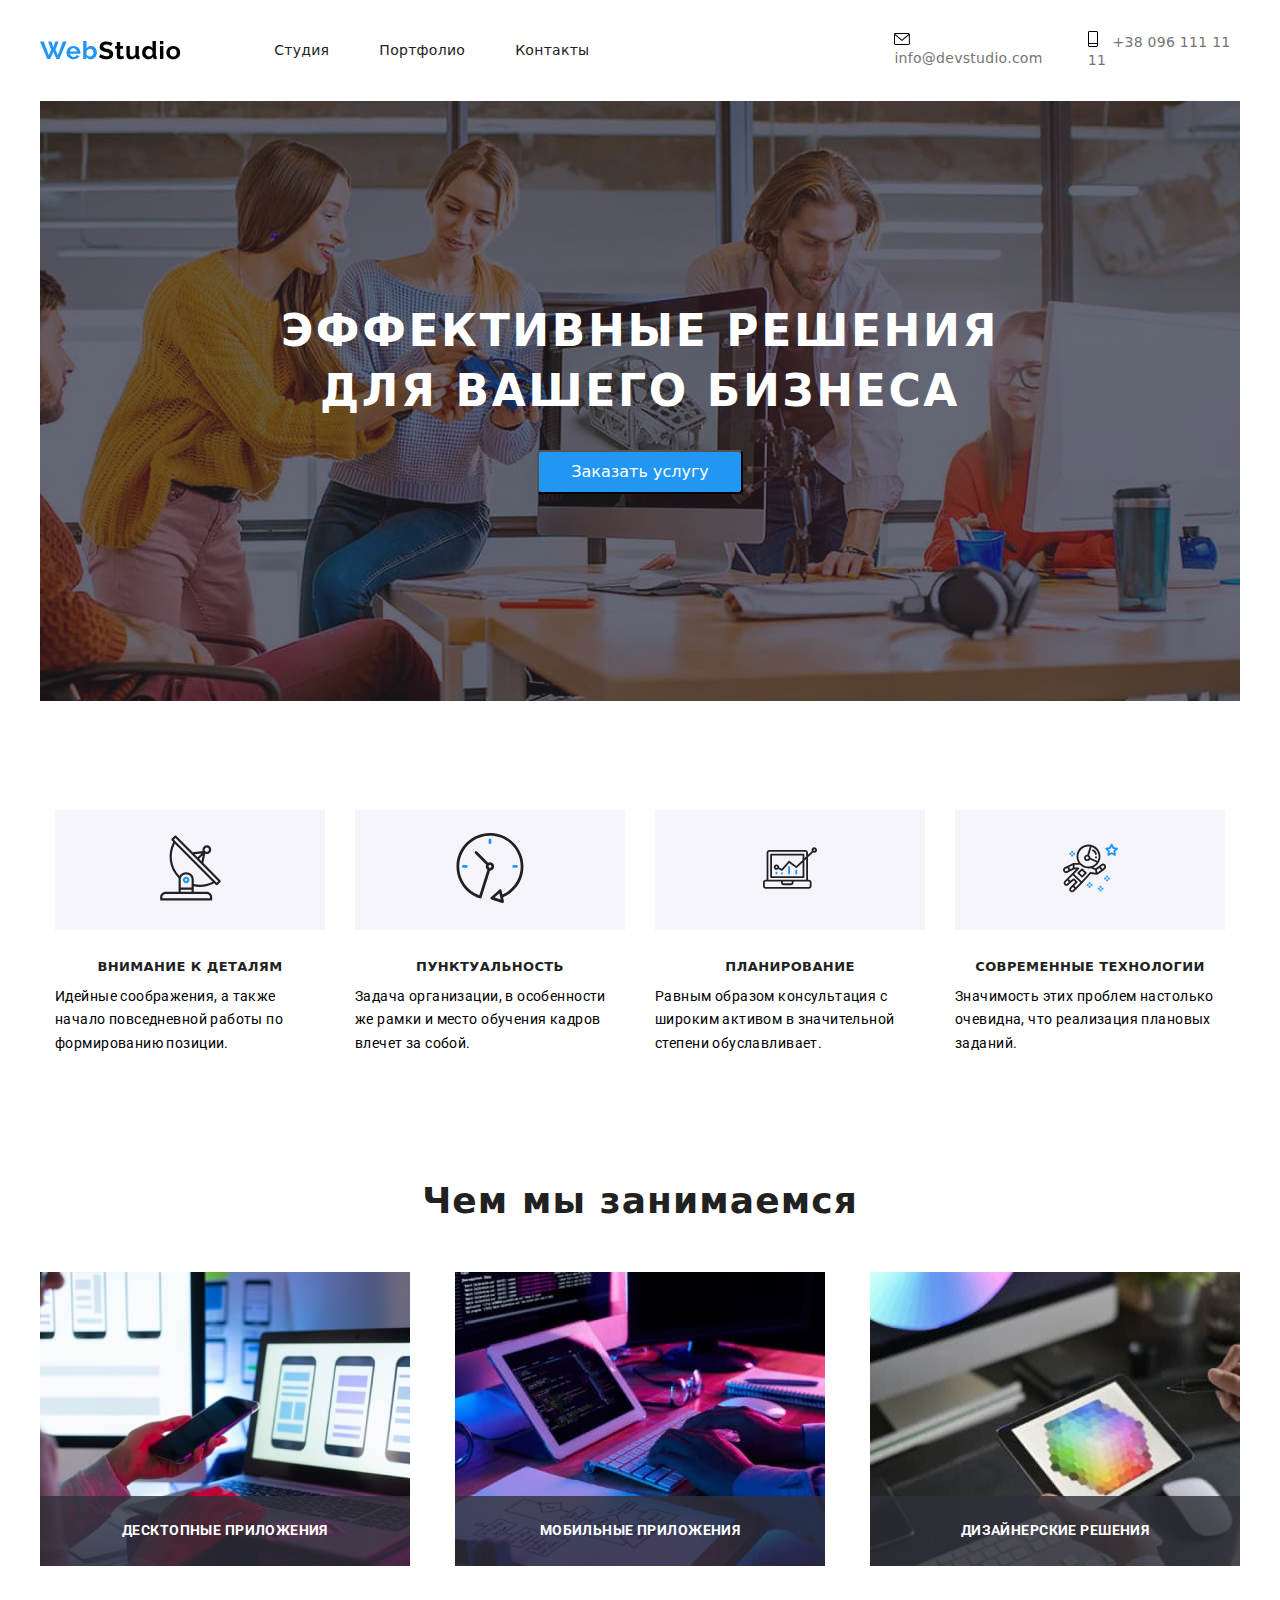
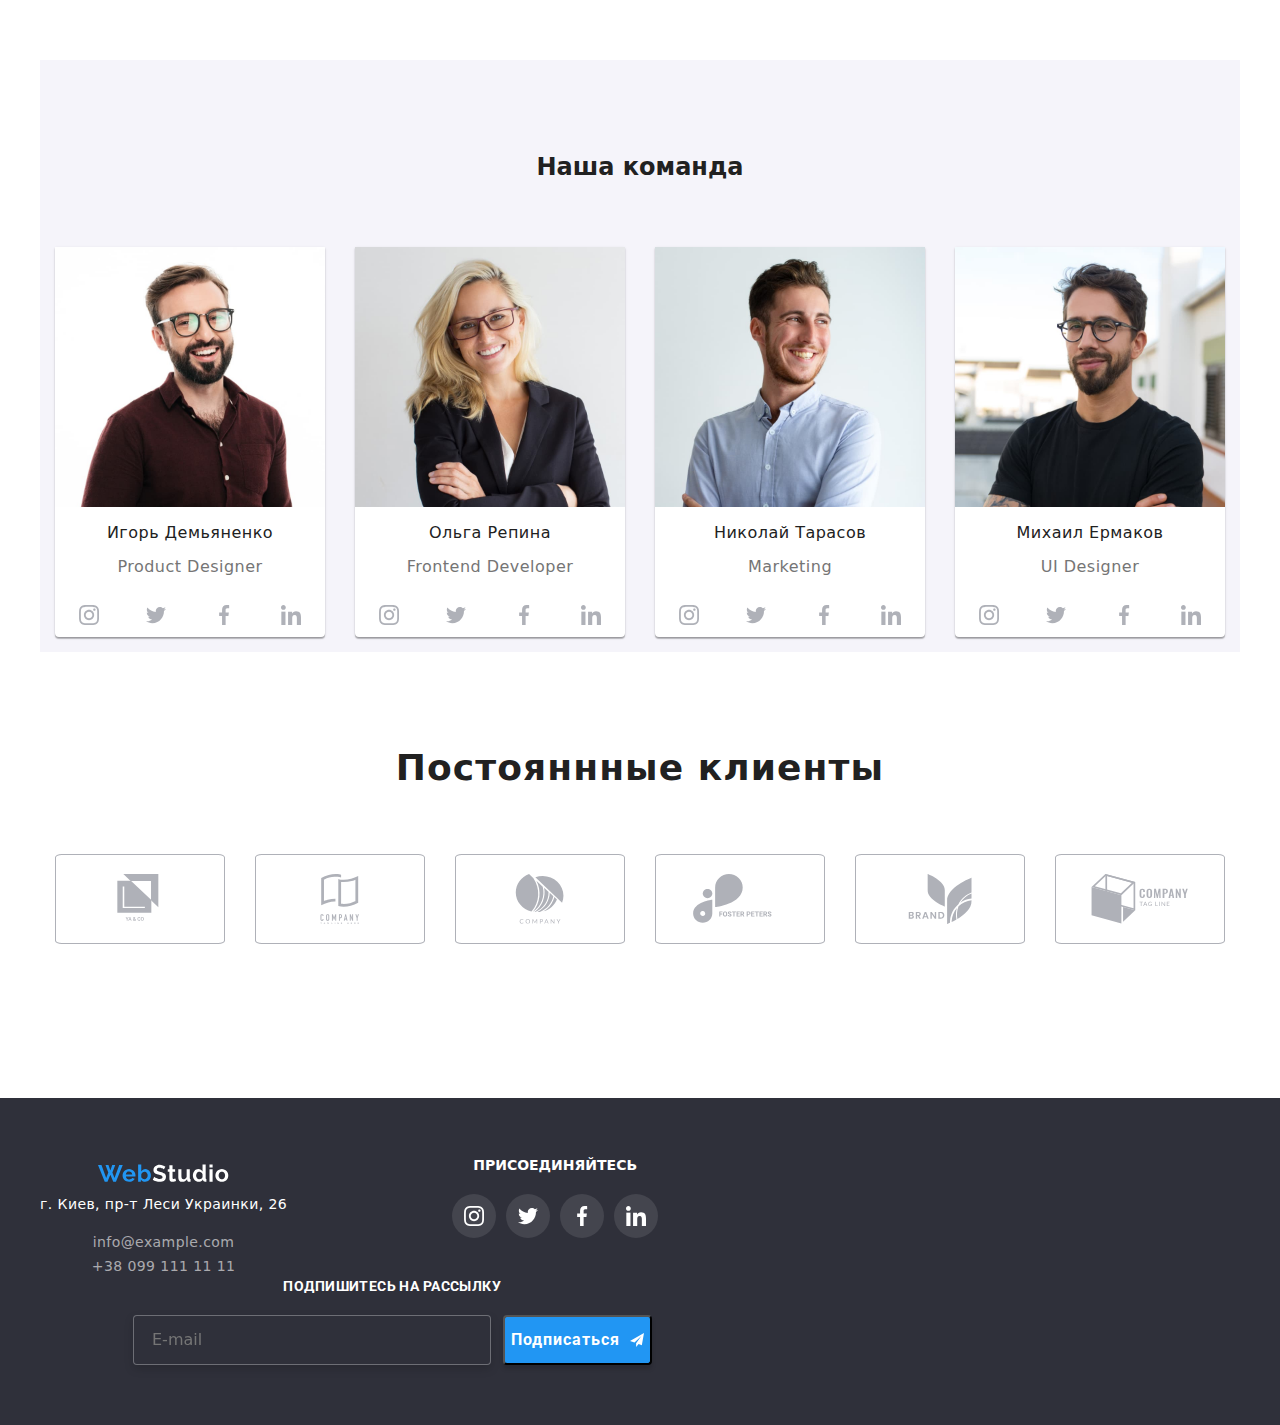
<file: index.html>
<!DOCTYPE html>
<html lang="en">

<head>
    <meta charset="UTF-8">
    <meta name="viewport" content="width=device-width, initial-scale=1.0">
    <title>Document</title>
    <link rel="stylesheet" href="./css/main.min.css">
    <link href="https://fonts.googleapis.com/css2?family=Roboto:wght@400;500;700;900&display=swap" rel="stylesheet">
    <link rel="stylesheet"
        href="https://cdnjs.cloudflare.com/ajax/libs/modern-normalize/1.0.0/modern-normalize.min.css">

</head>

<body>
    <div class="container">
        <header class="header">
            <nav class="main-nav">
                <a class="header-logo" href="/">
                    <img src="./images/web.svg" alt="logo" />
                </a>
                <button type="button" class="menu-button is-open" data-menu-button aria-expanded="false"
                    aria-controls="menu-container">
                    <svg class="mobile-icon" aria-label="Переключатель мобильного меню">
                        <use class="icon-menu" href="./images/sprite-menu.svg#icon-menu"></use>
                        <use class="icon-cross" href="./images/sprite-menu.svg#icon-cross"></use>
                    </svg>
                </button>
                <div class="menu-container is-open" id="menu-container" data-menu>
                    <ul class="site-nav">
                        <li class="item-link"><a class="link-nav" href="./index.html">Студия</a></li>
                        <li class="item-link"><a class="link-nav" href="./portfolio.html">Портфолио</a></li>
                        <li class="item-link"><a class="link-nav" href="#">Контакты</a></li>
                    </ul>
                    <ul class="site-nav-contacts">
                        <li class="item-link">
                            <a href="mailto:info@devstudio.com" class="link">
                                <svg class="icon-mail">
                                    <use href="./images/sprite.svg#icon-mail"></use>
                                </svg>
                                info@devstudio.com
                            </a>

                        </li>
                        <li class="item-link">
                            <a class="link" href="telto:+380961111111">
                                <svg class="icon-tel">
                                    <use href="./images/sprite.svg#icon-tel"></use>
                                </svg>
                                +38 096 111 11 11
                            </a>
                        </li>
                    </ul>
                </div>
            </nav>
        </header>
    </div>
    <div class="container">
        <section class="hero">
            <div class="hero-bgimg">
                <h1 class="hero-title">Эффективные решения <br>для вашего бизнеса</br></h1>
                <button data-modal-open class="button primary">Заказать услугу</button>
            </div>
        </section>
    </div>
    <div class="container">
        <section class="section-details">

            <ul class="section-position">
                <li class="section-attention">
                    <div class="icon-list">
                        <a class="icon-link">
                            <svg class="icon-antena">
                                <use href="./images/sprite.svg#icon-antena"></use>
                            </svg>
                        </a>
                    </div>
                    <h3 class="section-title">Внимание к деталям</h3>
                    <p class="section-description">Идейные соображения, а также начало повседневной работы по
                        формированию позиции.</p>
                </li>
                <li class="section-attention">
                    <div class="icon-list">
                        <a class="icon-link">
                            <svg class="icon-clock">
                                <use href="./images/sprite.svg#icon-clock"></use>
                            </svg>
                        </a>
                    </div>

                    <h3 class="section-title">Пунктуальность</h3>
                    <p class="section-description">Задача организации, в особенности же рамки и место обучения
                        кадров влечет за собой.</p>
                </li>
                <li class="section-attention">
                    <div class="icon-list">
                        <a class="icon-link">
                            <svg class="icon-diagram">
                                <use href="./images/sprite.svg#icon-diagram"></use>
                            </svg>
                        </a>
                    </div>

                    <h3 class="section-title">Планирование</h3>
                    <p class="section-description">Равным образом консультация с широким активом в значительной
                        степени обуславливает.</p>
                </li>
                <li class="section-attention">
                    <div class="icon-list">
                        <a class="icon-link">
                            <svg class="icon-astro">
                                <use href="./images/sprite.svg#icon-astro"></use>
                            </svg>
                        </a>
                    </div>
                    <h3 class="section-title">Современные технологии</h3>
                    <p class="section-description">Значимость этих проблем настолько очевидна, что реализация
                        плановых заданий.
                    </p>
                </li>
            </ul>

        </section>
    </div>
    <div class="container">
        <section class="section">
            <h2 class="section-about">Чем мы занимаемся</h2>
            <div class="section-typing">
                <ul class="about-list">
                    <li class="about-items">
                        <img class="about-img" src="./images/notebook.jpg" alt="">
                        <p class="about-descp">десктопные приложения</p>
                    </li>
                    <li class="about-items">
                        <img class="about-img" src="./images/laptop1.jpg" alt="">
                        <p class="about-descp">мобильные приложения</p>
                    </li>
                    <li class="about-items">
                        <img class="about-img" src="./images/thetablet.jpg" alt="">
                        <p class="about-descp">дизайнерские решения</p>
                    </li>
                </ul>
            </div>
        </section>
    </div>

    <div class="container">
        <section class="section-ourteam">

            <h2 class="section-team">Наша команда</h2>
            <div class="container-team">
                <figure class="section-teamposition">
                    <img class="team-foto" src="./images/igor.jpg" alt="Игорь Демьяненко">
                    <figcaption>
                        <h3 class="section-names">Игорь Демьяненко</h3>
                        <p class="section-profession">Product Designer</p>
                        <ul class="social-list">
                            <li class="social-items">
                                <a class="link-social" href="#">
                                    <svg class="icon-social">
                                        <use href="./images/sprite.svg#icon-inst"></use>
                                    </svg>
                                </a>
                            </li>
                            <li class="social-items">
                                <a class="link-social" href="#">
                                    <svg class="icon-social">
                                        <use href="./images/sprite.svg#icon-twit"></use>
                                    </svg>
                                </a>
                            </li>
                            <li class="social-items">
                                <a class="link-social" href="#">
                                    <svg class="icon-social">
                                        <use href="./images/sprite.svg#icon-fb"></use>
                                    </svg>
                                </a>
                            </li>
                            <li class="social-items">
                                <a class="link-social" href="#">
                                    <svg class="icon-social">
                                        <use href="./images/sprite.svg#icon-in"></use>
                                    </svg>
                                </a>
                            </li>
                        </ul>
                    </figcaption>
                </figure>
                <figure class="section-teamposition">
                    <img class="team-foto" srcset="./images/olga-460.jpg 767vw" src="./images/olga.jpg"
                        alt="Ольга Репина">
                    <figcaption>
                        <h3 class="section-names">Ольга Репина</h3>
                        <p class="section-profession">Frontend Developer</p>
                        <ul class="social-list">
                            <li class="social-items">
                                <a class="link-social" href="#">
                                    <svg class="icon-social">
                                        <use href="./images/sprite.svg#icon-inst"></use>
                                    </svg>
                                </a>
                            </li>
                            <li class="social-items">
                                <a class="link-social" href="#">
                                    <svg class="icon-social">
                                        <use href="./images/sprite.svg#icon-twit"></use>
                                    </svg>
                                </a>
                            </li>
                            <li class="social-items">
                                <a class="link-social" href="#">
                                    <svg class="icon-social">
                                        <use href="./images/sprite.svg#icon-fb"></use>
                                    </svg>
                                </a>
                            </li>
                            <li class="social-items">
                                <a class="link-social" href="#">
                                    <svg class="icon-social">
                                        <use href="./images/sprite.svg#icon-in"></use>
                                    </svg>
                                </a>
                            </li>
                        </ul>
                    </figcaption>
                </figure>
                <figure class="section-teamposition">
                    <img class="team-foto" src="./images/nikola.jpg" alt="Николай Тарасов">
                    <figcaption>
                        <h3 class="section-names">Николай Тарасов</h3>
                        <p class="section-profession">Marketing</p>
                        <ul class="social-list">
                            <li class="social-items">
                                <a class="link-social" href="#">
                                    <svg class="icon-social">
                                        <use href="./images/sprite.svg#icon-inst"></use>
                                    </svg>
                                </a>
                            </li>
                            <li class="social-items">
                                <a class="link-social" href="#">
                                    <svg class="icon-social">
                                        <use href="./images/sprite.svg#icon-twit"></use>
                                    </svg>
                                </a>
                            </li>
                            <li class="social-items">
                                <a class="link-social" href="#">
                                    <svg class="icon-social">
                                        <use href="./images/sprite.svg#icon-fb"></use>
                                    </svg>
                                </a>
                            </li>
                            <li class="social-items">
                                <a class="link-social" href="#">
                                    <svg class="icon-social">
                                        <use href="./images/sprite.svg#icon-in"></use>
                                    </svg>
                                </a>
                            </li>
                        </ul>
                    </figcaption>
                </figure>
                <figure class="section-teamposition">
                    <img class="team-foto" src="./images/mixa.jpg" alt="Михаил Ермаков">
                    <figcaption>
                        <h3 class="section-names">Михаил Ермаков</h3>
                        <p class="section-profession">UI Designer</p>
                        <ul class="social-list">
                            <li class="social-items">
                                <a class="link-social" href="#">
                                    <svg class="icon-social">
                                        <use href="./images/sprite.svg#icon-inst"></use>
                                    </svg>
                                </a>
                            </li>
                            <li class="social-items">
                                <a class="link-social" href="#">
                                    <svg class="icon-social">
                                        <use href="./images/sprite.svg#icon-twit"></use>
                                    </svg>
                                </a>
                            </li>
                            <li class="social-items">
                                <a class="link-social" href="#">
                                    <svg class="icon-social">
                                        <use href="./images/sprite.svg#icon-fb"></use>
                                    </svg>
                                </a>
                            </li>
                            <li class="social-items">
                                <a class="link-social" href="#">
                                    <svg class="icon-social">
                                        <use href="./images/sprite.svg#icon-in"></use>
                                    </svg>
                                </a>
                            </li>
                        </ul>
                    </figcaption>
                </figure>
            </div>

        </section>
    </div>
    <div class="container">
        <section class="section-clients">

            <h2 class="section-about">Постояннные клиенты</h2>
            <ul class="client-list">
                <li class="item">
                    <a class="link-customer" href="#">
                        <svg class="icon-customer logo-1">
                            <use href="./images/sprite.svg#logo-1"></use>
                        </svg>
                    </a>
                </li>

                <li class="item">
                    <a class="link-customer" href="#">
                        <svg class="icon-customer logo-2">
                            <use href="./images/sprite.svg#logo-2"></use>
                        </svg>
                    </a>
                </li>
                <li class="item">
                    <a class="link-customer" href="#">
                        <svg class="icon-customer logo-3">
                            <use href="./images/sprite.svg#logo-3"></use>
                        </svg>
                    </a>
                </li>

                <li class="item">
                    <a class="link-customer" href="#">
                        <svg class="icon-customer logo-4">
                            <use href="./images/sprite.svg#logo-4"></use>
                        </svg>
                    </a>
                </li>

                <li class="item">
                    <a class="link-customer" href="#">
                        <svg class="icon-customer logo-5">
                            <use href="./images/sprite.svg#logo-5"></use>
                        </svg>
                    </a>
                </li>

                <li class="item">
                    <a class="link-customer" href="#">
                        <svg class="icon-customer logo-6">
                            <use href="./images/sprite.svg#logo-6"></use>
                        </svg>
                    </a>
                </li>
            </ul>

        </section>
    </div>
    <footer class="footer">
        <div class="container">

            <div class="footer-inner">
                <div class="contacts">
                    <a class="logo-footer" href="#">
                        <svg class="webfot-icon">
                            <use href="./images/webfot.svg#icon-webfot-1"></use>
                        </svg>
                    </a>
                    <p class="footer-adress"> г. Киев, пр-т Леси Украинки, 26 </p>
                    <a class="footer-contacts" href="mailto:info@example.com">info@example.com</a>
                    <a class="footer-contacts" href="telto:+380991111111">+38 099 111 11 11</a>
                </div>
                <div class="social">
                    <p class="join">присоединяйтесь</p>
                    <ul class="footer-list">
                        <li class="social-footer">
                            <a class="link-footer" href="#">
                                <svg class="icon-footer">
                                    <use href="./images/sprite.svg#icon-inst"></use>
                                </svg>
                            </a>
                        </li>
                        <li class="social-footer">
                            <a class="link-footer" href="#">
                                <svg class="icon-footer">
                                    <use href="./images/sprite.svg#icon-twit"></use>
                                </svg>
                            </a>
                        </li>
                        <li class="social-footer">
                            <a class="link-footer" href="#">
                                <svg class="icon-footer">
                                    <use href="./images/sprite.svg#icon-fb"></use>
                                </svg>
                            </a>
                        </li>
                        <li class="social-footer">
                            <a class="link-footer" href="#">
                                <svg class="icon-footer">
                                    <use href="./images/sprite.svg#icon-in"></use>
                                </svg>
                            </a>
                        </li>
                    </ul>
                </div>
                <div class="subscribe-container">
                    <p class="subscribe">Подпишитесь на рассылку</p>
                    <div class="subscribe-field">
                        <label for="mail"></label>
                        <input type="email" name="tel" id="mail" placeholder="E-mail">

                        <button class="button-sub">Подписаться
                            <svg class="icon-sub">
                                <use href="./images/spritem.svg#icon-send"></use>
                            </svg>
                        </button>
                    </div>
                </div>

            </div>
        </div>
    </footer>

    <div class="backdrop is-hidden" data-modal>
        <div class="modal">
            <button data-modal-close class="modal-button">
                <svg class="icon-close">
                    <use href="./images/close.svg#icon-close"></use>
                </svg>
            </button>
            <form class="form js-speaker-form">
                <h2 class="modal-title">Оставьте свои данные, мы вам перезвоним</h2>
                <div class="form-field">
                    <label for="name" class="form-label">Имя</label>
                    <input type="text" name="name" id="name" class="form-input">

                    <svg class="modal-icons">
                        <use href="./images/spritem.svg#icon-preson"></use>
                    </svg>

                </div>

                <div class="form-field">
                    <label for="tel" class="form-label">Телефон</label>
                    <input type="tel" name="tel" id="tel" class="form-input">

                    <svg class="modal-icons">
                        <use href="./images/spritem.svg#icon-phone"></use>
                    </svg>

                </div>

                <div class="form-field">
                    <label for="mail" class="form-label">Почта</label>
                    <input type="email" name="tel" id="mail" class="form-input">

                    <svg class="modal-icons">
                        <use href="./images/spritem.svg#icon-email"></use>
                    </svg>

                </div>
                <div class="form-comment">
                    <label for="comment">Комментарий</label>
                    <textarea name="comment" id="comment" placeholder="Введите текст"></textarea>
                </div>
                <div class="policy-field">
                    <input type="checkbox" name="policy" id="policy">
                    <label for="policy">Соглашаюсь с рассылкой и принимаю <span class="policy-circs">Условия
                            договора</span></label>
                </div>

                <button type="submit" class="submit-button">Отправить</button>

            </form>
        </div>
    </div>

    <script src="./js/modal.js"></script>
    <script src="./js/menu.js"></script>

</body>

</html>
</file>
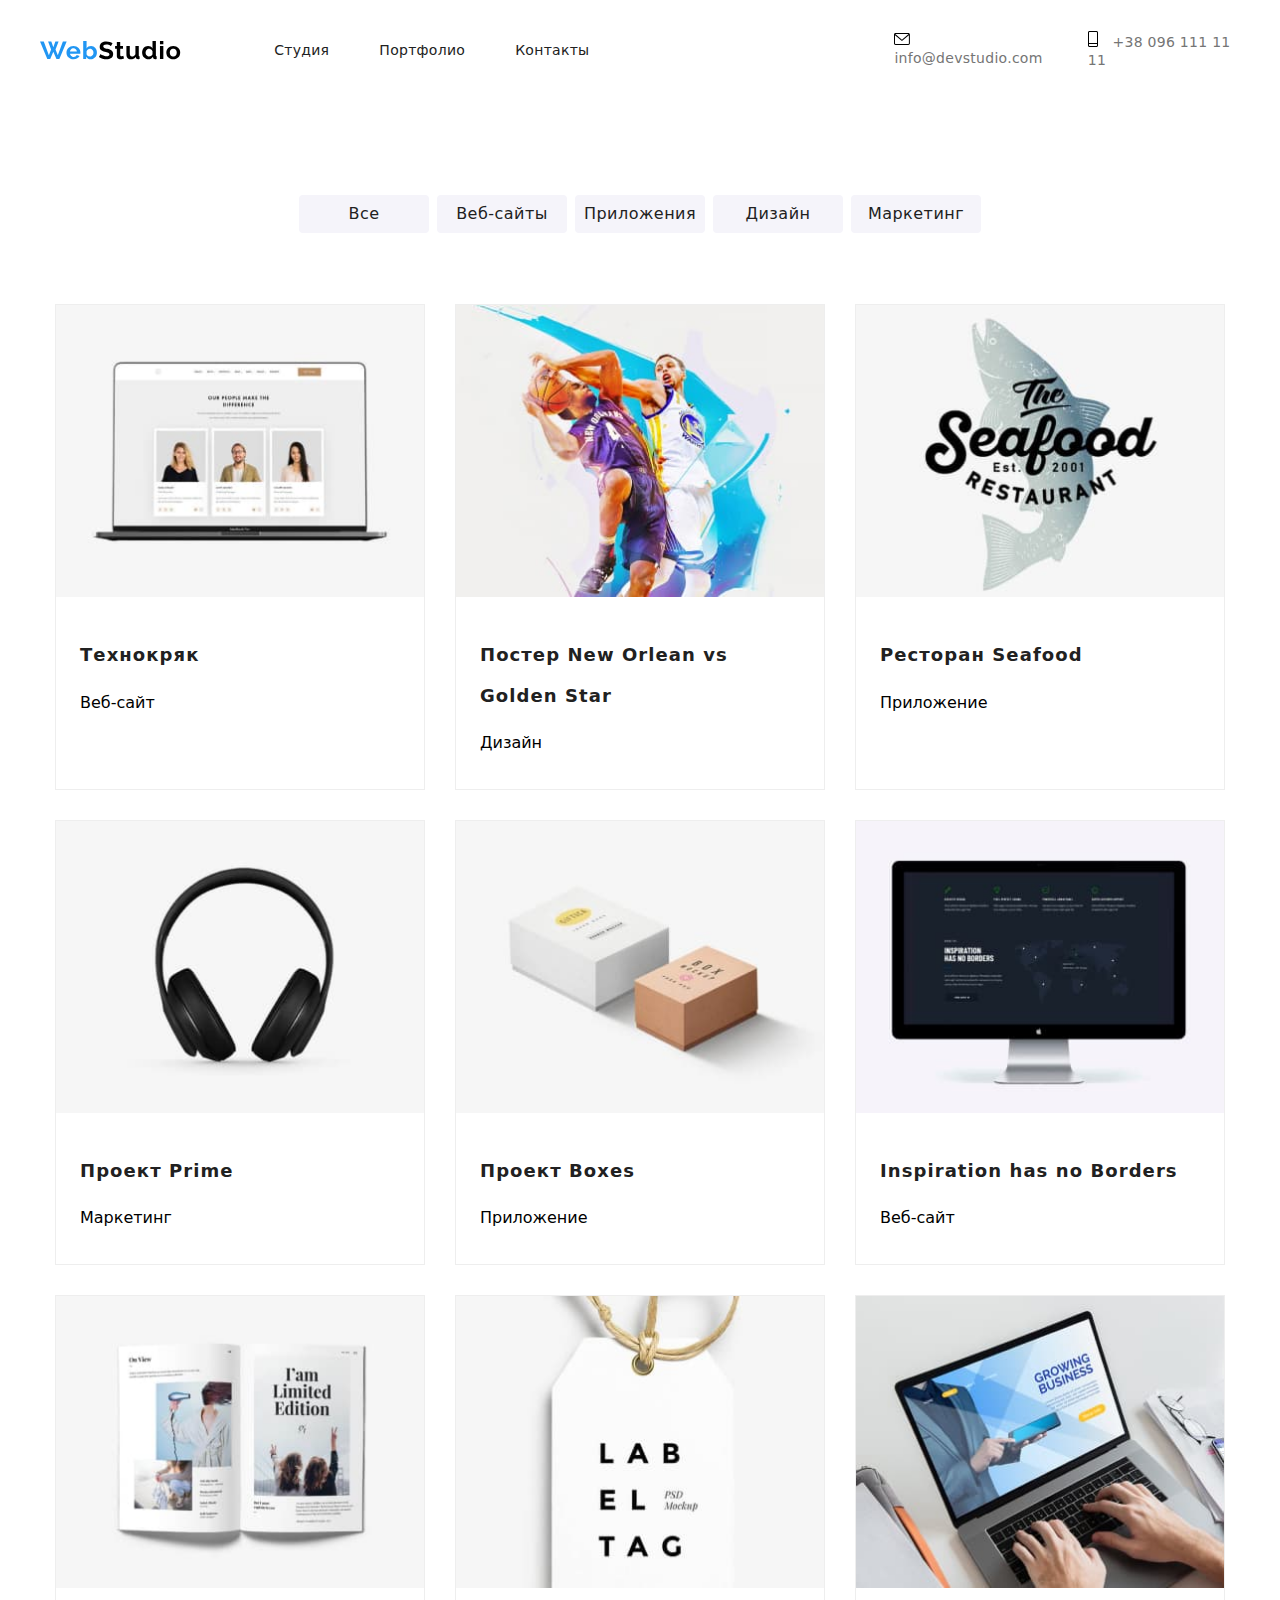
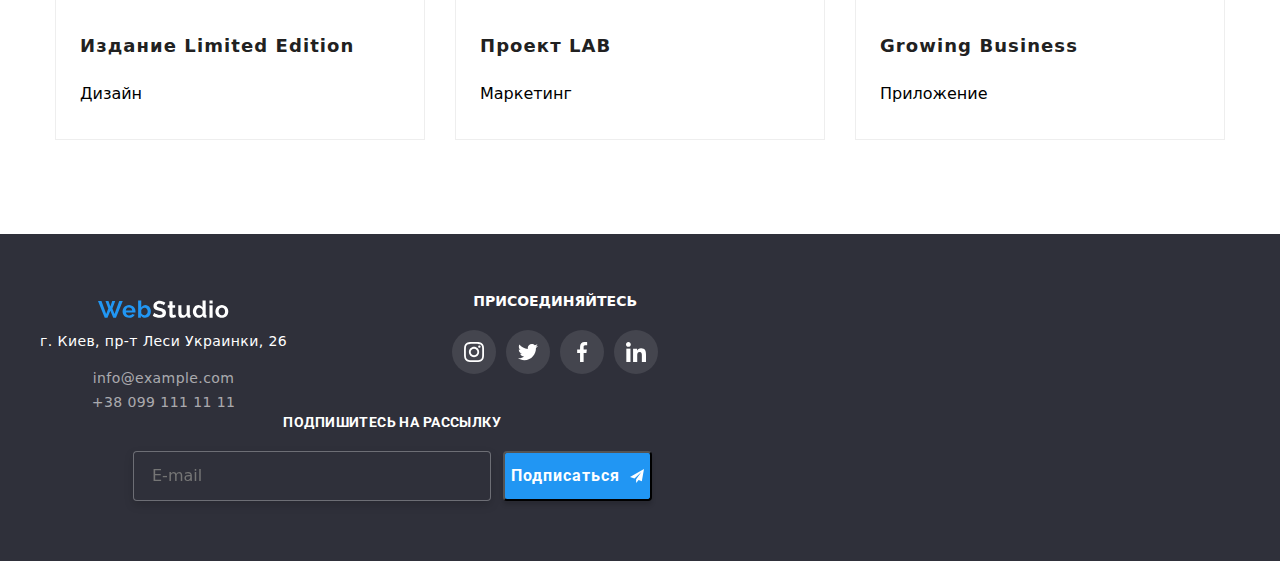
<file: portfolio.html>
<!DOCTYPE html>
<html lang="en">

<head>
    <meta charset="UTF-8">
    <meta name="viewport" content="width=device-width, initial-scale=1.0">
    <link rel="stylesheet" href="./css/main.min.css">
    <link href="https://fonts.googleapis.com/css2?family=Roboto:wght@400;500;700;900&display=swap" rel="stylesheet">
    <link rel="stylesheet"
        href="https://cdnjs.cloudflare.com/ajax/libs/modern-normalize/1.0.0/modern-normalize.min.css">
    <title>Document</title>
</head>

<body>

    <header class="header">
        <div class="container">
            <nav class="main-nav">
                <a class="header-logo" href="/">
                    <img src="./images/web.svg" alt="logo" />
                </a>
                <button type="button" class="menu-button is-open" data-menu-button aria-expanded="false"
                    aria-controls="menu-container">
                    <svg class="mobile-icon" aria-label="Переключатель мобильного меню">
                        <use class="icon-menu" href="./images/sprite-menu.svg#icon-menu"></use>
                        <use class="icon-cross" href="./images/sprite-menu.svg#icon-cross"></use>
                    </svg>
                </button>
                <div class="menu-container is-open" id="menu-container" data-menu>
                    <ul class="site-nav">
                        <li class="item-link"><a class="link-nav" href="./index.html">Студия</a></li>
                        <li class="item-link"><a class="link-nav" href="./portfolio.html">Портфолио</a></li>
                        <li class="item-link"><a class="link-nav" href="#">Контакты</a></li>
                    </ul>
                    <ul class="site-nav-contacts">
                        <li class="item-link">
                            <a href="mailto:info@devstudio.com" class="link">
                                <svg class="icon-mail">
                                    <use href="./images/sprite.svg#icon-mail"></use>
                                </svg>
                                info@devstudio.com
                            </a>

                        </li>
                        <li class="item-link">
                            <a class="link" href="telto:+380961111111">
                                <svg class="icon-tel">
                                    <use href="./images/sprite.svg#icon-tel"></use>
                                </svg>
                                +38 096 111 11 11
                            </a>
                        </li>
                    </ul>
                </div>
            </nav>
        </div>
    </header>

    <div class="container">
        <section class="filter">
            <ul class="filter-buttons">
                <li class="item-buttons"><button class="filter-button" type="button">Все</button></li>
                <li class="item-buttons"><button class="filter-button" type="button">Веб-сайты</button></li>
                <li class="item-buttons"><button class="filter-button" type="button">Приложения</button></li>
                <li class="item-buttons"><button class="filter-button" type="button">Дизайн</button></li>
                <li class="item-buttons"><button class="filter-button" type="button">Маркетинг</button></li>
            </ul>
        </section>
    </div>
    <div class="container">
        <section class="work">
            <ul class="work-container">
                <li class="work-card">
                    <div class="techno-overlay">
                        <img class="work-img" src="./images/techno.jpg" alt="technocrack">
                        <p class="techno-text">Технокряк это современная площадка распространения коронавируса. Компании
                            используют эту платформу для цифрового
                            шпионажа и атак на защищённые сервера конкурентов.</p>
                    </div>
                    <div class="work-item">
                        <h3 class="work-title">Технокряк</h3>
                        <p class="work-name">Веб-сайт</p>
                    </div>

                </li>
                <li class="work-card">
                    <div class="techno-overlay">
                        <img class="work-img" src="./images/neworl.jpg" alt="neworlean">
                        <p class="techno-text">Технокряк это современная площадка распространения коронавируса. Компании
                            используют эту платформу для цифрового
                            шпионажа и атак на защищённые сервера конкурентов.</p>
                    </div>
                    <div class="work-item">
                        <h3 class="work-title">Постер New Orlean vs Golden Star</h3>
                        <p class="work-name">Дизайн</p>
                    </div>
                </li>
                <li class="work-card">
                    <div class="techno-overlay">
                        <img class="work-img" src="./images/seafood.jpg" alt="seafoodrest">
                        <p class="techno-text">Технокряк это современная площадка распространения коронавируса. Компании
                            используют эту платформу для цифрового
                            шпионажа и атак на защищённые сервера конкурентов.</p>
                    </div>
                    <div class="work-item">
                        <h3 class="work-title">Ресторан Seafood</h3>
                        <p class="work-name">Приложение</p>
                    </div>
                </li>
                <li class="work-card">
                    <div class="techno-overlay">
                        <img class="work-img" src="./images/headphones.jpg" alt="headphones-prime">
                        <p class="techno-text">Технокряк это современная площадка распространения коронавируса. Компании
                            используют эту платформу для цифрового
                            шпионажа и атак на защищённые сервера конкурентов.</p>
                    </div>
                    <div class="work-item">
                        <h3 class="work-title">Проект Prime</h3>
                        <p class="work-name">Маркетинг</p>
                    </div>
                </li>
                <li class="work-card">
                    <div class="techno-overlay">
                        <img class="work-img" src="./images/boxes.jpg" alt="boxes2">
                        <p class="techno-text">Технокряк это современная площадка распространения коронавируса. Компании
                            используют эту платформу для цифрового
                            шпионажа и атак на защищённые сервера конкурентов.</p>
                    </div>
                    <div class="work-item">
                        <h3 class="work-title">Проект Boxes</h3>
                        <p class="work-name">Приложение</p>
                    </div>
                </li>
                <li class="work-card">
                    <div class="techno-overlay">
                        <img class="work-img" src="./images/macbook.jpg" alt="monitorweb">
                        <p class="techno-text">Технокряк это современная площадка распространения коронавируса. Компании
                            используют эту платформу для цифрового
                            шпионажа и атак на защищённые сервера конкурентов.</p>
                    </div>
                    <div class="work-item">
                        <h3 class="work-title">Inspiration has no Borders</h3>
                        <p class="work-name">Веб-сайт</p>

                </li>
                <li class="work-card">
                    <div class="techno-overlay">
                        <img class="work-img" src="./images/journal.jpg" alt="journallim">
                        <p class="techno-text">Технокряк это современная площадка распространения коронавируса. Компании
                            используют эту платформу для цифрового
                            шпионажа и атак на защищённые сервера конкурентов.</p>
                    </div>
                    <div class="work-item">
                        <h3 class="work-title">Издание Limited Edition</h3>
                        <p class="work-name">Дизайн</p>

                </li>
                <li class="work-card">
                    <div class="techno-overlay">
                        <img class="work-img" src="./images/projectlab.jpg" alt="project-lab">
                        <p class="techno-text">Технокряк это современная площадка распространения коронавируса. Компании
                            используют эту платформу для цифрового
                            шпионажа и атак на защищённые сервера конкурентов.</p>
                    </div>
                    <div class="work-item">
                        <h3 class="work-title">Проект LAB</h3>
                        <p class="work-name">Маркетинг</p>
                    </div>
                </li>

                <li class="work-card">
                    <div class="techno-overlay">
                        <img class="work-img" src="./images/bussines-notebook.jpg" alt="laptop-writting">
                        <p class="techno-text">Технокряк это современная площадка распространения коронавируса. Компании
                            используют эту платформу для цифрового
                            шпионажа и атак на защищённые сервера конкурентов.</p>
                    </div>
                    <div class="work-item">
                        <h3 class="work-title">Growing Business</h3>
                        <p class="work-name">Приложение</p>
                    </div>
                </li>
            </ul>
        </section>
    </div>
    <footer class="footer">
        <div class="container">
            <div class="footer-inner">
                <div class="contacts">
                    <a class="logo-footer" href="#">
                        <svg class="webfot-icon">
                            <use href="./images/webfot.svg#icon-webfot-1"></use>
                        </svg>
                    </a>
                    <p class="footer-adress"> г. Киев, пр-т Леси Украинки, 26 </p>
                    <a class="footer-contacts" href="mailto:info@example.com">info@example.com</a>
                    <a class="footer-contacts" href="telto:+380991111111">+38 099 111 11 11</a>
                </div>
                <div class="social">
                    <p class="join">присоединяйтесь</p>
                    <ul class="footer-list">
                        <li class="social-footer">
                            <a class="link-footer" href="#">
                                <svg class="icon-footer">
                                    <use href="./images/sprite.svg#icon-inst"></use>
                                </svg>
                            </a>
                        </li>
                        <li class="social-footer">
                            <a class="link-footer" href="#">
                                <svg class="icon-footer">
                                    <use href="./images/sprite.svg#icon-twit"></use>
                                </svg>
                            </a>
                        </li>
                        <li class="social-footer">
                            <a class="link-footer" href="#">
                                <svg class="icon-footer">
                                    <use href="./images/sprite.svg#icon-fb"></use>
                                </svg>
                            </a>
                        </li>
                        <li class="social-footer">
                            <a class="link-footer" href="#">
                                <svg class="icon-footer">
                                    <use href="./images/sprite.svg#icon-in"></use>
                                </svg>
                            </a>
                        </li>
                    </ul>
                </div>
                <div class="subscribe-container">
                    <p class="subscribe">Подпишитесь на рассылку</p>
                    <div class="subscribe-field">
                        <label for="mail"></label>
                        <input type="email" name="tel" id="mail" placeholder="E-mail">

                        <button class="button-sub">Подписаться
                            <svg class="icon-sub">
                                <use href="./images/spritem.svg#icon-send"></use>
                            </svg>
                        </button>
                    </div>
                </div>
            </div>
        </div>
    </footer>
    <script src="./js/menu.js"></script>
</body>

</html>
</file>
<file: css/main.min.css>
/*! modern-normalize v1.0.0 | MIT License | https://github.com/sindresorhus/modern-normalize */*,*::before,*::after{box-sizing:border-box}:root{-moz-tab-size:4;tab-size:4}html{line-height:1.15;-webkit-text-size-adjust:100%}body{margin:0}body{font-family:system-ui,-apple-system,"Segoe UI",Roboto,Helvetica,Arial,sans-serif,"Apple Color Emoji","Segoe UI Emoji"}hr{height:0;color:inherit}abbr[title]{text-decoration:underline dotted}b,strong{font-weight:bolder}code,kbd,samp,pre{font-family:ui-monospace, SFMono-Regular, Consolas, 'Liberation Mono', Menlo, monospace;font-size:1em}small{font-size:80%}sub,sup{font-size:75%;line-height:0;position:relative;vertical-align:baseline}sub{bottom:-0.25em}sup{top:-0.5em}table{text-indent:0;border-color:inherit}button,input,optgroup,select,textarea{font-family:inherit;font-size:100%;line-height:1.15;margin:0}button,select{text-transform:none}button,[type='button'],[type='reset'],[type='submit']{-webkit-appearance:button}::-moz-focus-inner{border-style:none;padding:0}:-moz-focusring{outline:1px dotted ButtonText}:-moz-ui-invalid{box-shadow:none}legend{padding:0}progress{vertical-align:baseline}::-webkit-inner-spin-button,::-webkit-outer-spin-button{height:auto}[type='search']{-webkit-appearance:textfield;outline-offset:-2px}::-webkit-search-decoration{-webkit-appearance:none}::-webkit-file-upload-button{-webkit-appearance:button;font:inherit}summary{display:list-item}body{background-color:var(--primary-white-color);color:var(--primary-tex-color);font-family:roboto, sans-serif;margin:0}ul{list-style:none;padding:0;margin:0}a{text-decoration:none}textarea{resize:none}button:focus{outline:none}img{display:block;height:auto;width:100%}.header{position:relative}.main-nav{display:flex;align-items:center}.site-nav{display:flex;margin-left:93px}.site-nav .item-link{margin-right:50px}.site-nav .item-link:not(:last-child){margin-right:50px}.site-nav-contacts .link{color:#757575;font-weight:500;font-size:14px;line-height:1.14;letter-spacing:0.02em}.link-nav{display:block;padding-top:20px;padding-bottom:20px;position:relative;color:#212121;font-weight:500;font-size:14px;line-height:1.2;letter-spacing:0.02em}.link-nav:hover::after{content:'';position:absolute;left:0;bottom:0;display:block;width:100%;height:4px;border-radius:2px;background-color:#2196f3;transition:250ms cubic-bezier(0.4, 0, 0.2, 1)}.link-nav:hover,.link-nav:focus{color:#2196f3;transition:250ms cubic-bezier(0.4, 0, 0.2, 1)}.item-link .link{color:#757575}.item-link .link:hover,.item-link .link:focus{transition:250ms cubic-bezier(0.4, 0, 0.2, 1);fill:#2196f3;color:#2196f3}.site-nav-contacts{display:flex;margin-left:auto}.site-nav-contacts .item-link+.item-link{margin-left:50px}.icon-mail{border:none;padding:0;width:16px;height:12px;margin-right:9px}.icon-tel{padding:0;width:10px;height:16px;margin-right:10px}.menu-button .mobile-icon{width:31px;height:32px;fill:#212121}.mobile-icon .icon-cross{width:31px;height:31px;fill:#212121}@media screen and (max-width: 767px){.main-nav{display:flex;height:60px;width:101%;height:100px;background:#fff}.site-nav{display:flex;flex-direction:column;align-items:start;margin:auto;margin-bottom:302px}.site-nav-contacts{display:flex;flex-direction:column;align-items:start;margin:auto}.site-nav-contacts .item-link+.item-link{display:flex;flex-direction:column;align-items:start;margin:0;margin-bottom:20px}.site-nav-contacts .item-link{margin-bottom:32px}.menu-button{position:absolute;right:0;top:30px;width:50px;height:31px;padding:0;margin:0;border:none;background-color:transparent}.menu-button .icon-cross{display:none}.menu-button.is-open .icon-cross{display:block}.menu-button.is-open .icon-menu{display:none}.menu-container{display:none;position:absolute;top:100%;left:0;width:100%}.menu-container.is-open{display:block;padding-top:60px;padding-bottom:60px;text-align:center;background-color:white;height:auto;z-index:2}}@media screen and (min-width: 768px){.menu-button{display:none}}@media screen and (min-width: 768px){.menu-container{display:flex}}@media screen and (min-width: 768px){.site-nav{align-items:center}}@media screen and (min-width: 768px){.site-nav-contacts{display:block;text-align:left;padding-top:21px;padding-bottom:21px}.site-nav-contacts .item-link+.item-link{margin:0}}@media screen and (min-width: 1199px){.site-nav-contacts{display:flex;text-align:left;padding-top:31px;padding-bottom:31px;margin-left:255px}.site-nav-contacts .item-link+.item-link{margin-left:30px}}.hero{text-align:center;height:600px;margin-bottom:94px}.hero-bgimg{max-width:1600px;height:600px;background-image:linear-gradient(to right, rgba(47,48,58,0.4), rgba(47,48,58,0.4)),url("../images/bgimg.jpg");background-position:center;margin:auto}.hero-title{margin-top:0;color:#fff;font-weight:900;font-size:44px;line-height:1.36;text-align:center;letter-spacing:0.06em;text-transform:uppercase;padding-top:200px;text-align:center}.button{color:#fff;border-radius:4px;padding:11px 32px;text-decoration:none;min-width:200px;margin-top:0;text-align:center}.button.primary{background-color:#2196f3}.section-details{margin-bottom:94px}.section-position{display:flex;flex-wrap:wrap}.section-attention{width:270px;margin-right:30px}.section-attention:nth-child(4n){margin-right:0px}.section-title{color:#212121;font-size:13px;line-height:1.14;letter-spacing:0.03em;text-transform:uppercase;margin-bottom:10px;margin-top:0}.section-attention .section-description{font-family:Roboto;font-style:normal;font-weight:400;font-size:14px;line-height:1.7;letter-spacing:0.03em;margin-top:0}.section-clients{margin-bottom:94px}.icon-antena{width:65px;height:70px;margin:auto}.icon-clock{margin:auto;width:70px;height:70px}.icon-diagram{width:70px;height:54px;margin:auto}.icon-astro{width:55px;height:60px;margin:auto}.icon-link{display:block;margin:auto}.icon-details{background-color:#f5f4fa;display:flex;width:270px;height:120px;margin-right:30px;margin-bottom:30px}.icon-list:nth-child(4n){margin-right:0px}.icon-list{background-color:#f5f4fa;display:flex;width:270px;height:120px;margin-right:30px;margin-bottom:30px}@media screen and (min-width: 480px){.icon-list{width:450px;height:120px}.section-attention{width:100%}.section-title{text-align:center}}@media screen and (min-width: 768px){.icon-list{width:354px;height:120px}}@media screen and (min-width: 768px){.section-attention{width:calc((100% - 4 * 15px) / 2);margin:15px}}@media screen and (min-width: 1200px){.section-attention{width:calc((100% - 8 * 15px) / 4);margin:15px}}@media screen and (min-width: 1200px){.icon-list{width:270px;height:120px}}.section-about{color:#212121;font-size:36px;line-height:1.2;text-align:center;letter-spacing:0.03em;margin-top:0;margin-bottom:50px}.about-list{display:flex;justify-content:space-between;margin-bottom:94px;position:relative}.about-img{max-width:370px;width:100%}.about-descp{position:absolute;width:370px;height:70px;background-color:rgba(47,48,58,0.8);color:#fff;bottom:0;margin:0;align-items:center;display:flex;justify-content:center;font-family:Roboto;font-style:normal;font-weight:700;font-size:14px;line-height:1.14;letter-spacing:0.03em;text-transform:uppercase}@media screen and (max-width: 1200px){.section{display:none}}.section-ourteam{max-width:100%;background-color:#f5f4fa;margin-bottom:94px}.container-team{display:flex}.section-teamposition{background-color:#fff;margin-right:30px;margin-bottom:94px;margin-left:0;height:428px;box-shadow:0px 1px 3px rgba(0,0,0,0.12),0px 1px 1px rgba(0,0,0,0.14),0px 2px 1px rgba(0,0,0,0.2);border-radius:0px 0px 4px 4px;text-align:center}.section-teamposition:nth-child(4){margin-right:0}.section-team{color:#212121;text-align:center;margin-top:0;margin-bottom:50px;padding-top:94px}.section-names{color:#212121;font-weight:500;font-size:16px;line-height:1.2;letter-spacing:0.03em}.section-profession{color:#757575;font-weight:400;font-size:16px;line-height:1.18;letter-spacing:0.03em}@media screen and (max-width: 767px){.container-team{display:block}}@media screen and (max-width: 767px){.section-teamposition{background-color:#fff;margin-right:0;margin-bottom:0px;margin-left:0;height:auto;text-align:center}}@media screen and (min-width: 768px){.container-team{display:flex;flex-wrap:wrap}.section-teamposition{margin:15px;width:calc((100% - 4 * 15px) / 2);height:auto}}@media screen and (min-width: 1200px){.section-teamposition{margin:15px;width:calc((100% - 8 * 15px) / 4)}}.social-items{width:44px;height:44px;border-radius:50%;display:flex}.social-list{display:flex;max-width:100%;justify-content:space-around}.link-social{margin:auto;width:100%;height:100%;justify-content:center;align-items:center;display:flex}.link-social:hover{color:#fff}.social-items:hover{background-color:#2196f3;color:#fff;transition:250ms cubic-bezier(0.4, 0, 0.2, 1);fill:#fff}.social-items:hover .icon-social{fill:#fff}.icon-social:hover{fill:#fff;transition:250ms cubic-bezier(0.4, 0, 0.2, 1)}.icon-social{width:20px;height:20px;fill:#afb1b8}.icon-customer{fill:#afb1b8;max-width:100%;max-height:50px;margin:auto}.link-customer:hover .icon-customer,.link-customer:focus .icon-customer{fill:#2196f3;transition:250ms cubic-bezier(0.4, 0, 0.2, 1)}.link-customer{display:inline-flex;align-items:center;justify-content:center;width:100%;height:90px;border:1px solid #afb1b8;border-radius:4%;transition:background-color 250ms cubic-bezier(0.4, 0, 0.2, 1);margin-right:30px;margin-bottom:30px}.link-customer:hover,.link-customer:focus{border:1px solid #2196f3;transition:250ms cubic-bezier(0.4, 0, 0.2, 1)}.item:last-child{margin-right:0}.client-list{display:flex;flex-wrap:wrap;justify-content:center}@media screen and (max-width: 767px){.client-list .item{width:calc((100% - 4 * 15px) / 2);margin:15px}}@media screen and (min-width: 768px){.client-list .item{width:calc((100% - 6 * 15px) / 3);margin:15px;margin-bottom:30px}.link-customer{margin-bottom:30px}}@media screen and (min-width: 1200px){.client-list .item{width:calc((100% - 12 * 15px) / 6)}}.footer{background-color:#2f303a}.footer-inner{display:flex}.contacts{margin-right:70px}.footer-adress{color:#fff;font-weight:400;font-size:14px;line-height:1.7;letter-spacing:0.03em;margin-top:0}.footer-contacts{color:rgba(255,255,255,0.6);font-weight:400;font-size:14px;line-height:1.7;letter-spacing:0.03em;margin-top:0;display:flex}.webfot-icon{max-width:131px;max-height:31px}@media screen and (min-width: 480px){.footer{display:block;width:auto;padding-top:60px;text-align:center;padding-bottom:60px;margin:auto}.footer-inner{display:block}.footer-contacts{margin:auto;display:block}.contacts{margin:auto;margin-bottom:60px}}@media screen and (min-width: 768px){.footer{display:block;width:auto;padding-top:60px;text-align:center;padding-bottom:60px;margin:auto}.footer-inner{display:flex;flex-wrap:wrap}.footer-contacts{margin:auto;display:block}.contacts{margin:0}.social{margin-left:165px}}.social{width:206px}.join{color:#fff;font-weight:bold;font-size:14px;line-height:1.14;text-transform:uppercase;margin:0 0 20px}.footer-list{display:flex;justify-content:space-between;align-items:center;margin:auto;width:100%}.link-footer{width:44px;height:44px;border-radius:50%;display:flex;background:rgba(255,255,255,0.1);align-items:center;justify-content:center}.link-footer:hover{background-color:#2196f3;color:#fff;transition:250ms cubic-bezier(0.4, 0, 0.2, 1)}.icon-footer:hover{fill:#fff}.icon-footer{width:20px;height:20px;fill:#fff}.subscribe-container{margin-left:93px}.subscribe{font-family:Roboto;font-style:normal;font-weight:700;font-size:14px;line-height:1.14;letter-spacing:0.03em;text-transform:uppercase;margin:0;margin-bottom:20px;color:#fff}.subscribe-field{display:flex}.subscribe-field input{width:358px;height:50px;border:1px solid rgba(255,255,255,0.3);box-sizing:border-box;filter:drop-shadow(0px 4px 4px rgba(0,0,0,0.15));border-radius:4px;background-color:#2f303a}.subscribe-field input::placeholder{padding-left:16px}.button-sub{font-family:Roboto;font-style:normal;font-weight:bold;font-size:16px;line-height:1.87;display:flex;justify-content:center;align-items:center;text-align:center;letter-spacing:0.06em;max-width:200px;height:50px;margin-left:12px;color:#fff;background:#2196f3;box-shadow:0px 4px 4px rgba(0,0,0,0.15);border-radius:4px}.icon-sub{width:24px;height:24px;padding-left:10px}@media screen and (max-width: 767px){.social{display:block;width:100%;margin-bottom:60px}.footer-list{justify-content:center}.footer-list .social-footer:not(:first-child){margin-left:10px}.subscribe-container{margin:auto}.subscribe-field{display:block}.subscribe-field input{width:100%;margin-bottom:20px}.button-sub{display:block;margin:auto}}@media screen and (min-width: 768px) and (max-width: 1199px){.subscribe-container{margin-top:60px;margin-left:auto;margin-right:auto}.subscribe-field{display:block}.button-sub{margin:auto;margin-top:20px}}.backdrop{position:fixed;top:0;left:0;height:100%;width:100%;background:rgba(0,0,0,0.2)}.backdrop.is-hidden{opacity:0;pointer-events:none}.modal{position:absolute;top:50%;left:50%;transform:translate(-50%, -50%);min-width:528px;min-height:581px;background:#ffffff;box-shadow:0px 1px 3px rgba(0,0,0,0.12),0px 1px 1px rgba(0,0,0,0.14),0px 2px 1px rgba(0,0,0,0.2);border-radius:4px}.modal-button{display:flex;position:absolute;right:0;top:0;width:30px;height:30px;background:#fff;border:1px solid rgba(0,0,0,0.1);box-sizing:border-box;border-radius:50%;margin-top:8px;margin-right:8px}.icon-close{position:absolute;max-width:100%;max-height:100%;right:0;top:0;fill:currentColor}.form{width:528px;margin-left:auto;margin-right:auto;padding:40px;height:581px;background:var(--primary-white-color)}.modal-title{font-family:Roboto;font-style:normal;font-weight:700;font-size:20px;line-height:1.14;letter-spacing:0.03em;text-align:center;margin-bottom:12px;margin-top:0}.form-field{position:relative;display:flex;flex-direction:column;margin-bottom:10px}.form-field label{margin-bottom:4px;font-family:Roboto;font-weight:400;font-size:12px;line-height:1.16;letter-spacing:0.01em;color:#757575}.form-field input{border:1px solid rgba(33,33,33,0.2);box-sizing:border-box;border-radius:4px;height:40px;padding-left:42px}.form-input:hover,.form-input:focus{border:1px solid #2196f3;transition:250ms cubic-bezier(0.4, 0, 0.2, 1)}.form-input:hover ~ .modal-icons{transition:250ms cubic-bezier(0.4, 0, 0.2, 1);fill:var(--accent-color)}.modal-icons{position:absolute;top:30px;left:15px;width:13px;height:13px}.form-comment{display:flex;flex-direction:column}.form-comment label{margin-bottom:4px;font-family:Roboto;font-weight:400;font-size:12px;line-height:1.16;letter-spacing:0.01em;color:#757575}.form-comment textarea{height:120px;margin-bottom:20px;border:1px solid rgba(33,33,33,0.2);box-sizing:border-box;border-radius:4px}.form-comment textarea::placeholder{font-family:Roboto;font-weight:400;font-size:12px;line-height:1.16;letter-spacing:0.01em;color:rgba(117,117,117,0.5);padding-left:16px;padding-top:12px}.policy-field{font-family:Roboto;font-weight:400;font-size:12px;line-height:1.71;letter-spacing:0.03em;color:#757575;margin-bottom:30px}.policy-circs{text-decoration:underline;color:#2196f3}.submit-button{font-family:Roboto;font-style:normal;font-weight:700;font-size:16px;line-height:1.87;color:#fff;width:200px;height:50px;display:flex;justify-content:center;text-align:center;align-items:center;margin:auto;background:#2196f3;box-shadow:0px 4px 4px rgba(0,0,0,0.15);border-radius:4px}.filter-buttons{display:flex;align-items:center;justify-content:center;margin-bottom:56px;margin-top:94px}.filter-button{display:flex;align-items:center;justify-content:center;border-radius:4px;width:130px;height:38px;color:#212121;background-color:#f5f4fa;border-radius:4px;border:outset 0;font-weight:500;font-size:16px;line-height:1.62;text-align:center;letter-spacing:0.03em}.filter-buttons .item-buttons{margin-left:4px;margin-right:4px}.filter-button:hover,.filter-button:focus{color:#fff;background-color:#2196f3;outline:none;transition:250ms cubic-bezier(0.4, 0, 0.2, 1)}.techno-overlay{position:relative;overflow:hidden}.techno-text{font-size:18px;line-height:1.56;letter-spacing:0.03em;display:flex;position:absolute;text-align:center;align-items:center;justify-content:center;width:100%;height:100%;margin:auto;top:0;left:0;color:#fff;transform:translateY(100%);transition:250ms cubic-bezier(0.4, 0, 0.2, 1);background-color:rgba(33,150,243,0.9)}.techno-overlay:hover .techno-text{transform:translateY(0);box-shadow:0px 1px 1px rgba(0,0,0,0.12),0px 4px 4px rgba(0,0,0,0.06),1px 4px 6px rgba(0,0,0,0.16)}.work-container{display:flex;flex-wrap:wrap;margin-bottom:94px}.work-card{max-width:370px;width:100%;margin-right:30px;margin-bottom:30px;display:block;border:1px solid #eeeeee}.work-img{max-width:100%;height:auto}.work-item{padding:20px 24px}.work-card:hover,.work-card:focus{box-shadow:0px 1px 1px rgba(0,0,0,0.12),0px 4px 4px rgba(0,0,0,0.06),1px 4px 6px rgba(0,0,0,0.16);transition:250ms cubic-bezier(0.4, 0, 0.2, 1)}.work-card:nth-child(3n){margin-right:0}.work-card:nth-last-child(-n+3){margin-bottom:0}.work-title{color:#212121;font-weight:700;font-size:18px;line-height:2.25;letter-spacing:0.06em;justify-content:space-around}.work-names{color:#757575;font-weight:400;font-size:16px;line-height:1.87;letter-spacing:0.03em}@media screen and (max-width: 767px){.filter-buttons{display:flex;flex-wrap:wrap;justify-content:flex-start;padding-top:60px;margin-bottom:46px}.filter-buttons .item-buttons{margin-bottom:21px}}.work-card{width:calc((100% - 4 * 15px) / 2);margin:15px}.container{width:480px;margin:auto;padding-left:15px;padding-right:15px}@media screen and (min-width: 768px){.container{width:768px;margin:auto;padding-left:15px;padding-right:15px}}@media screen and (min-width: 1200px){.container{width:1230px;margin:auto;padding-left:15px;padding-right:15px}}
/*# sourceMappingURL=main.min.css.map */
</file>
